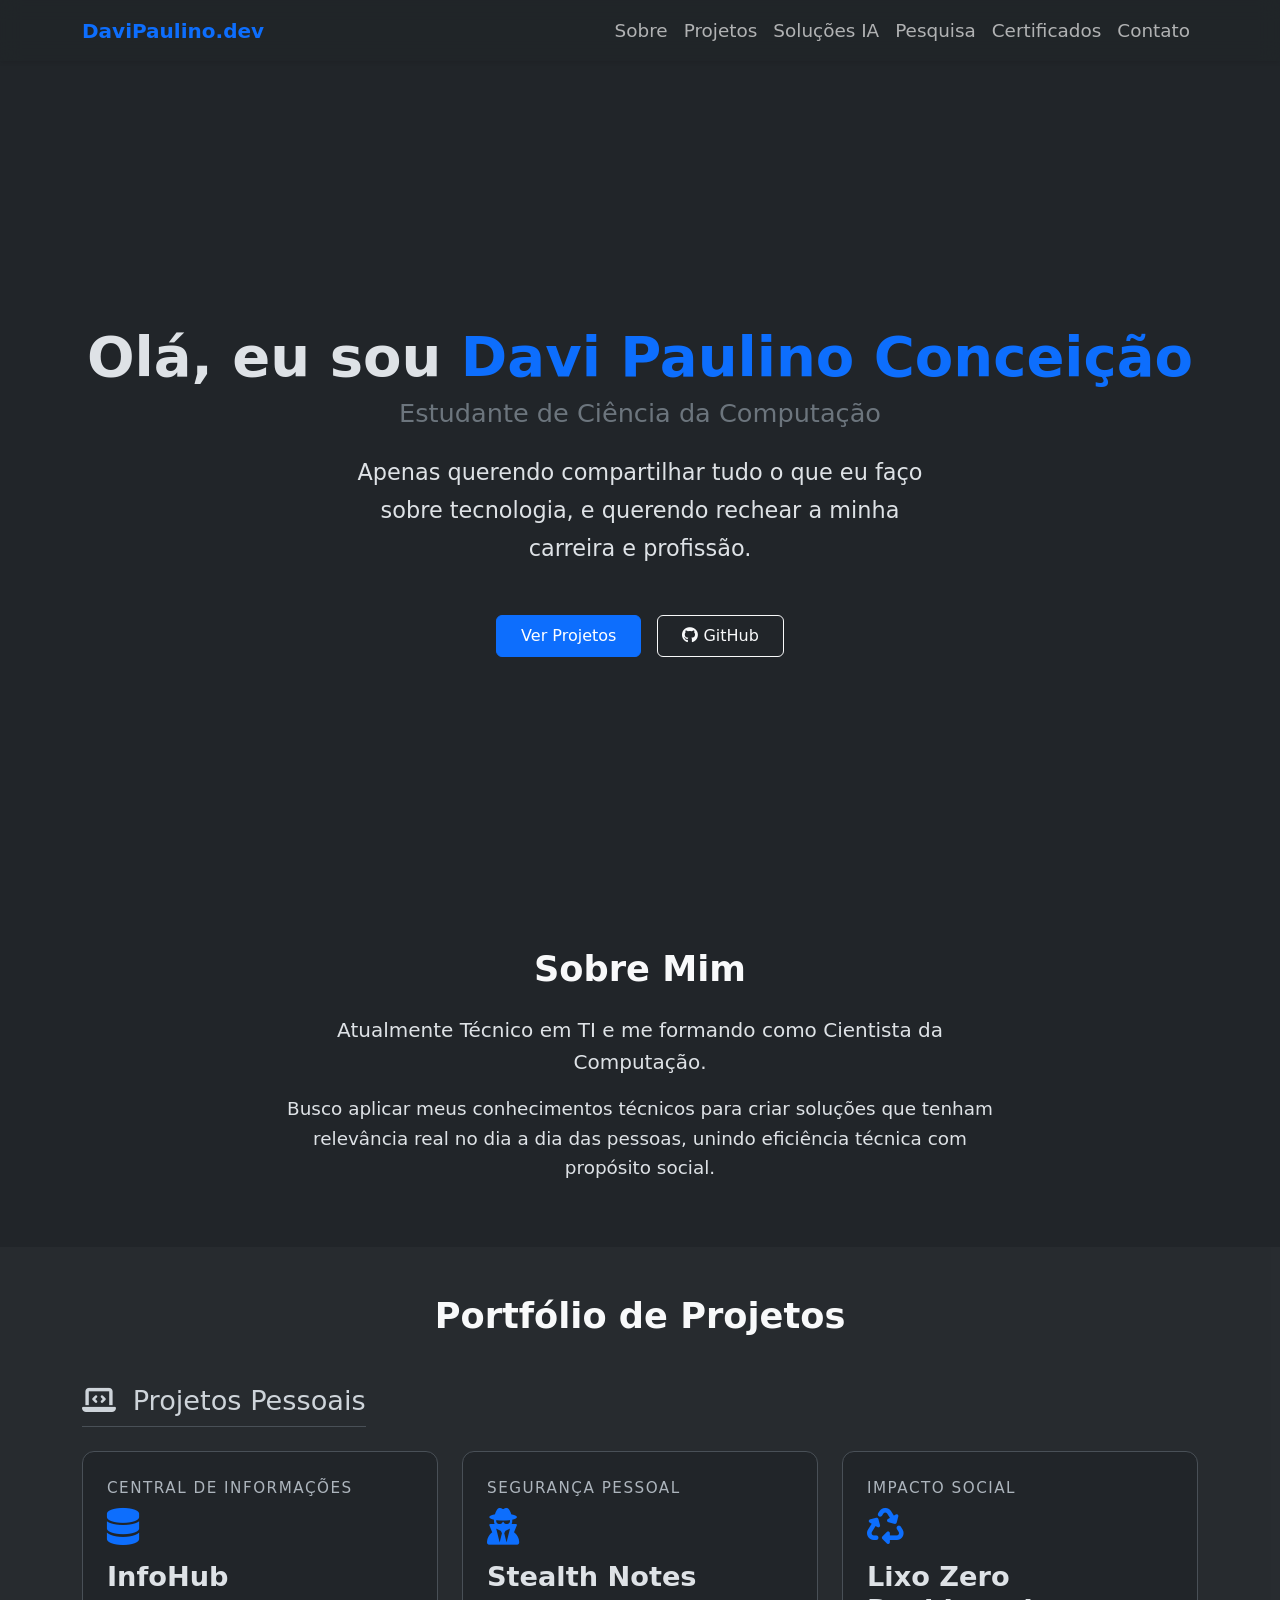
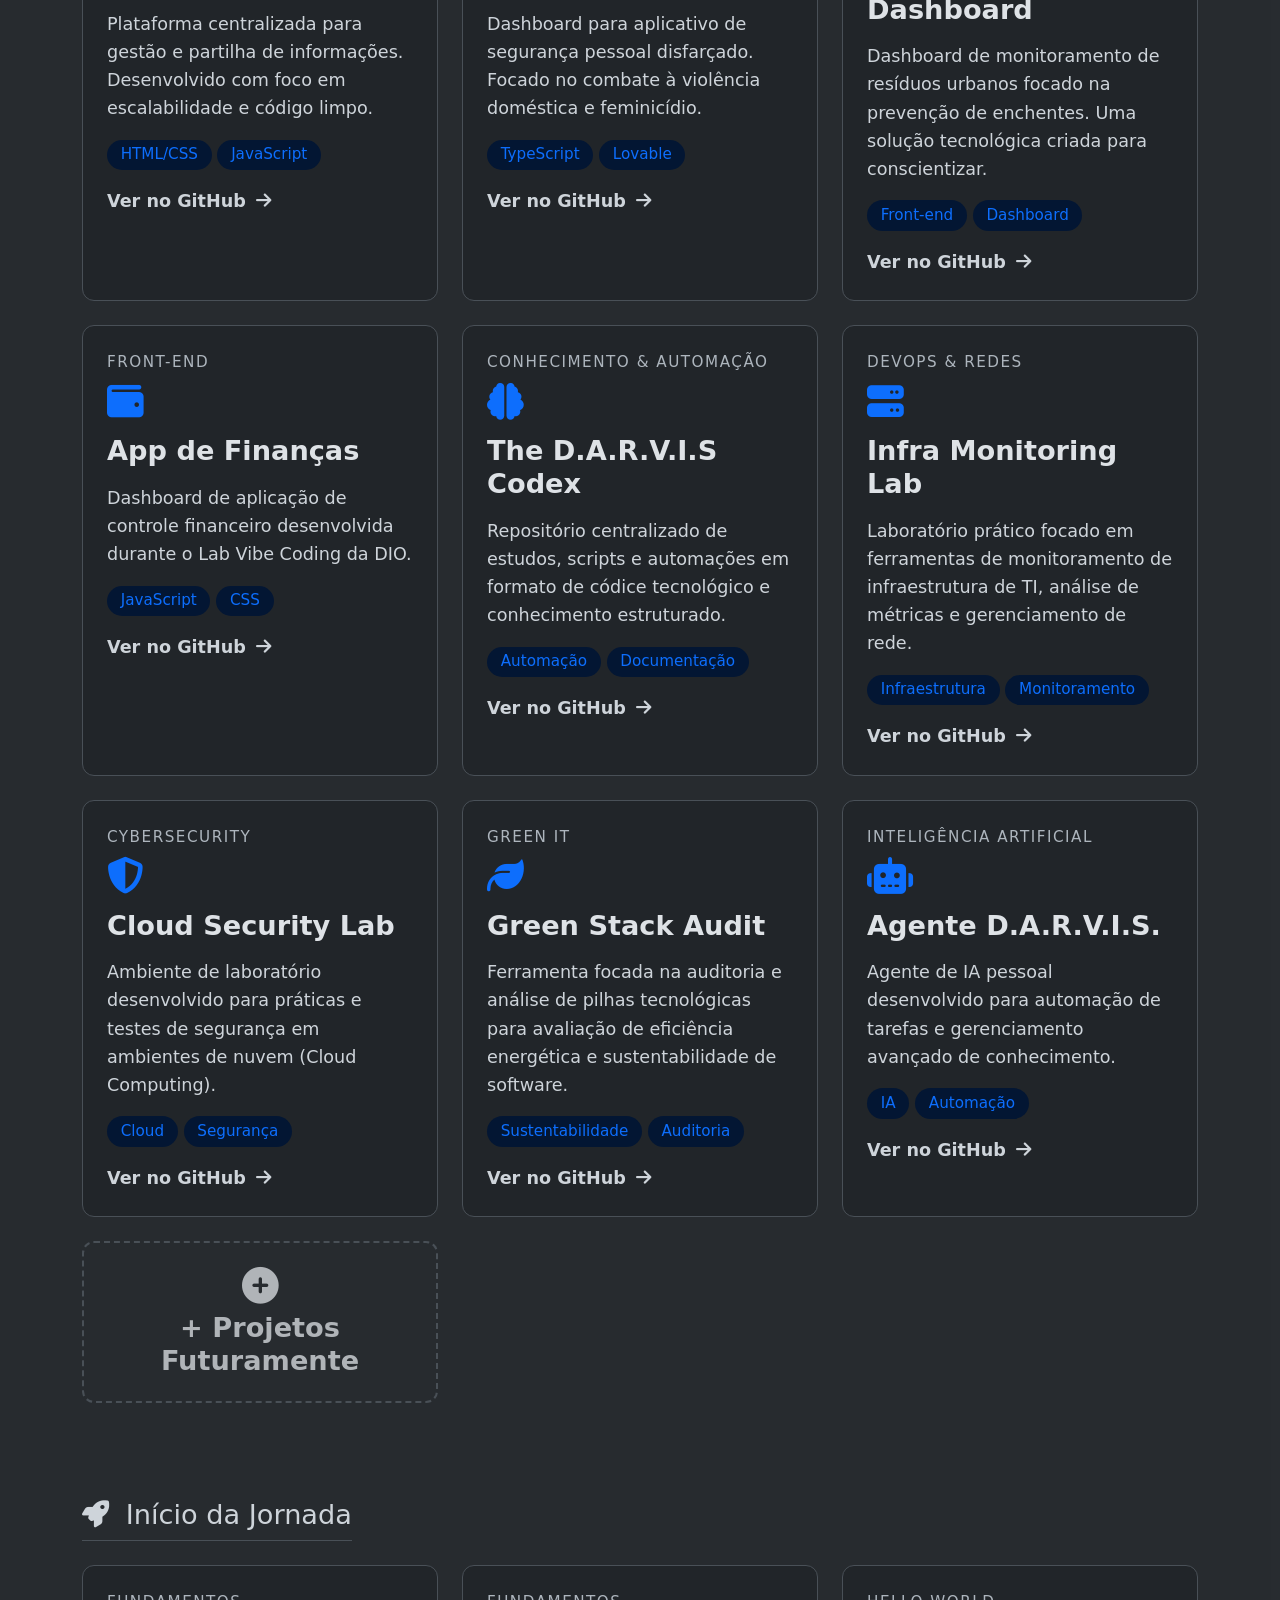
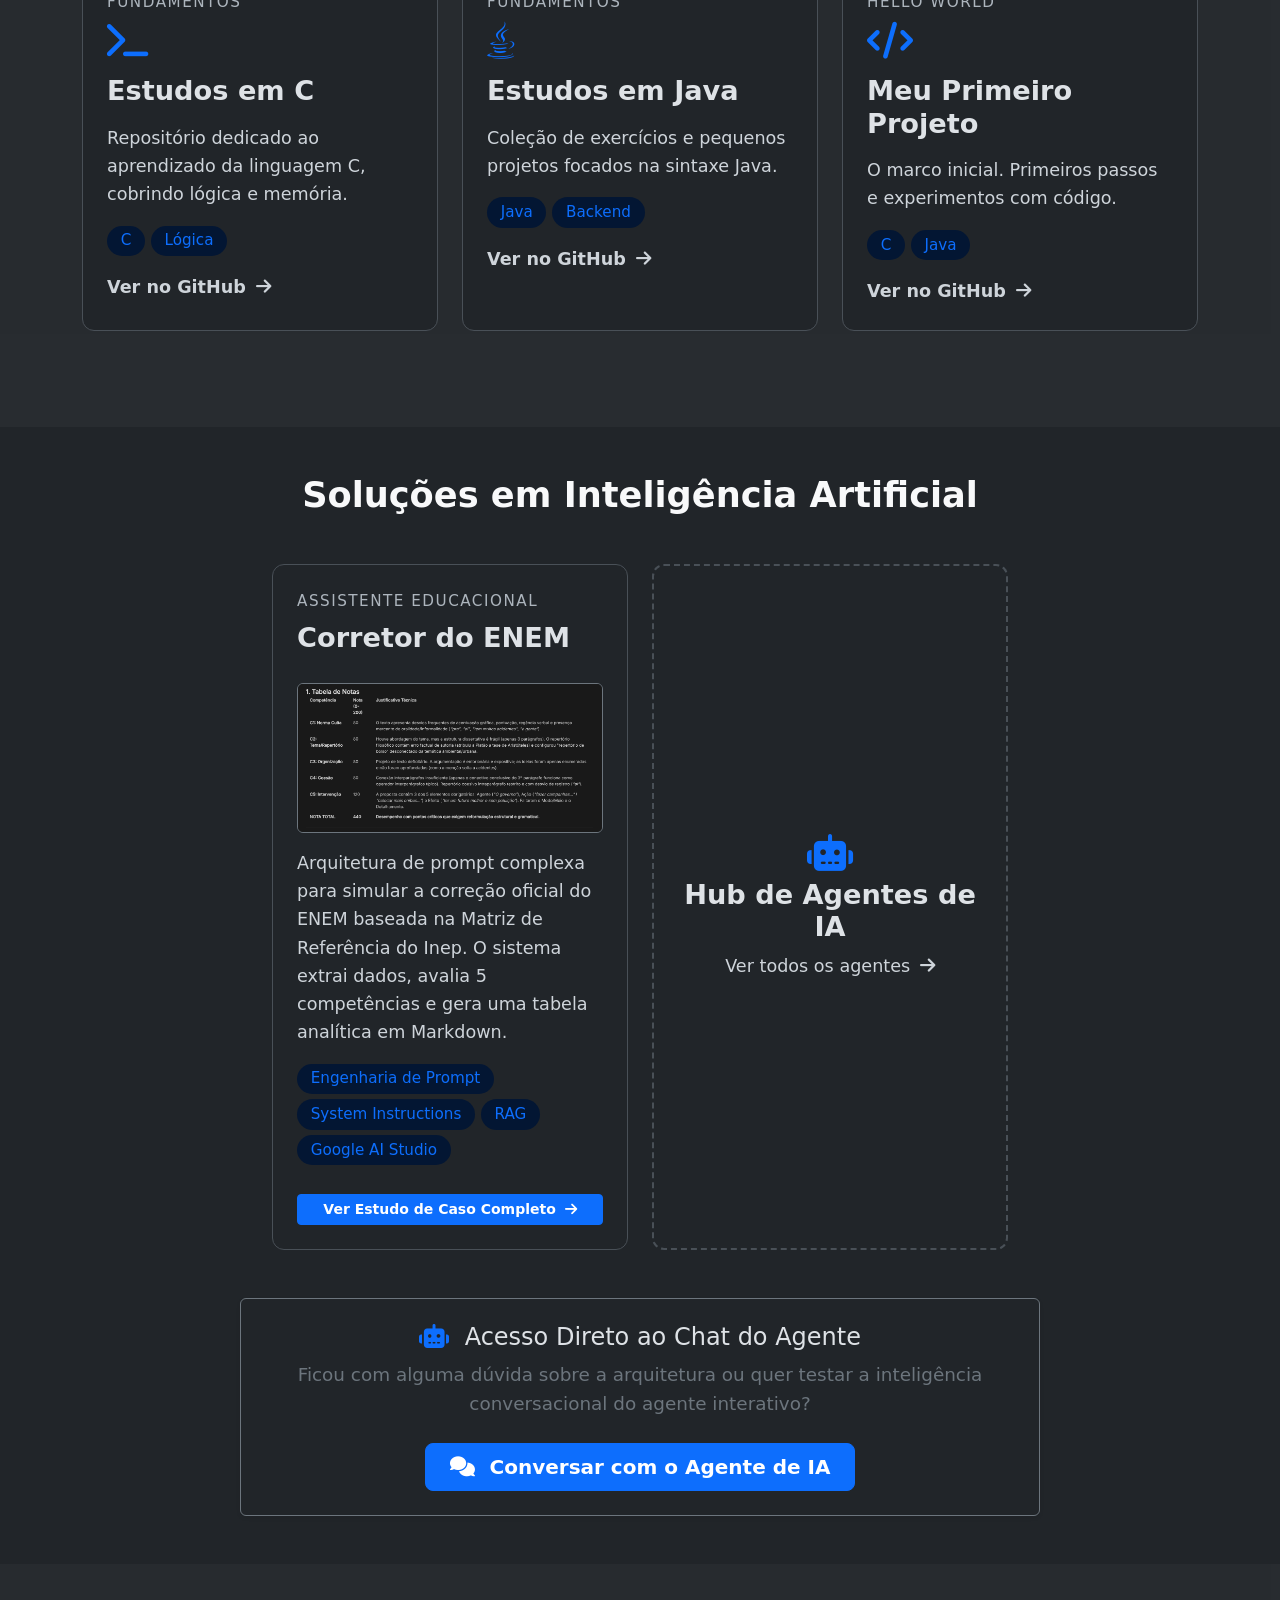
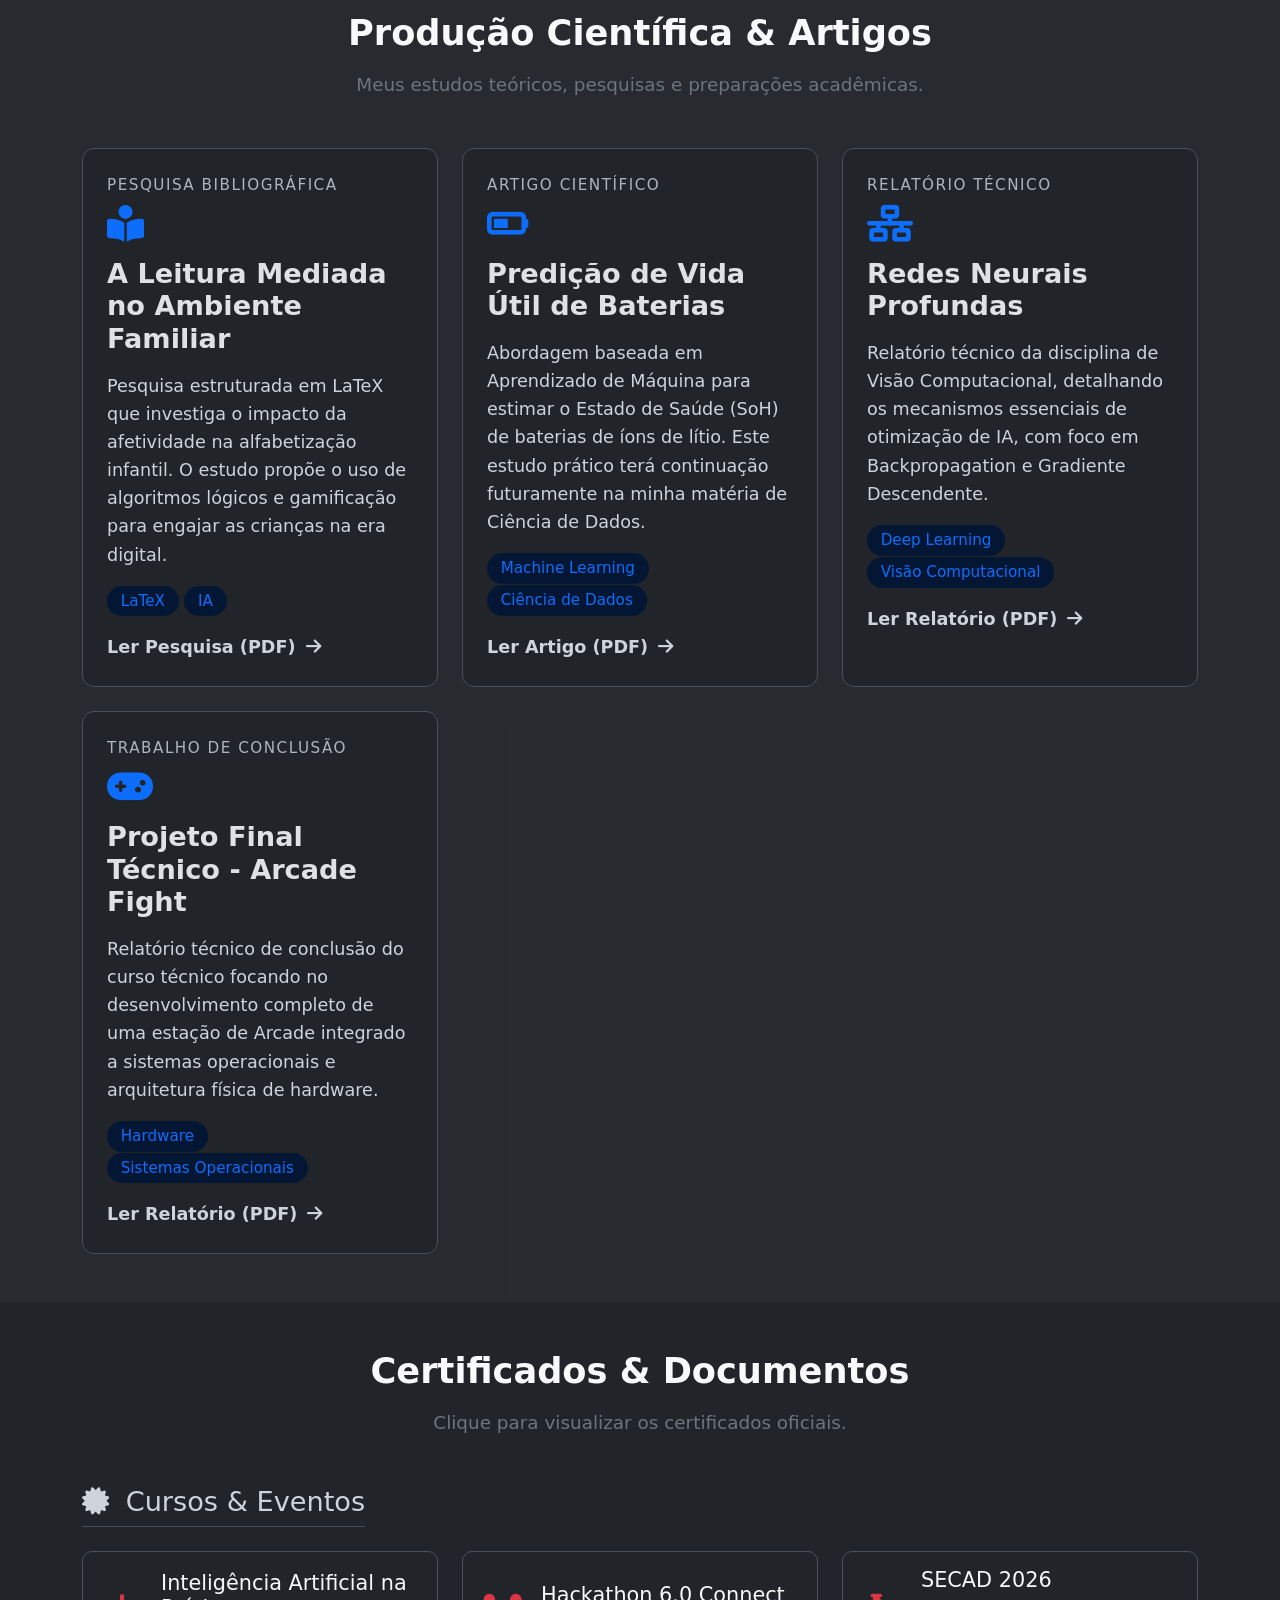
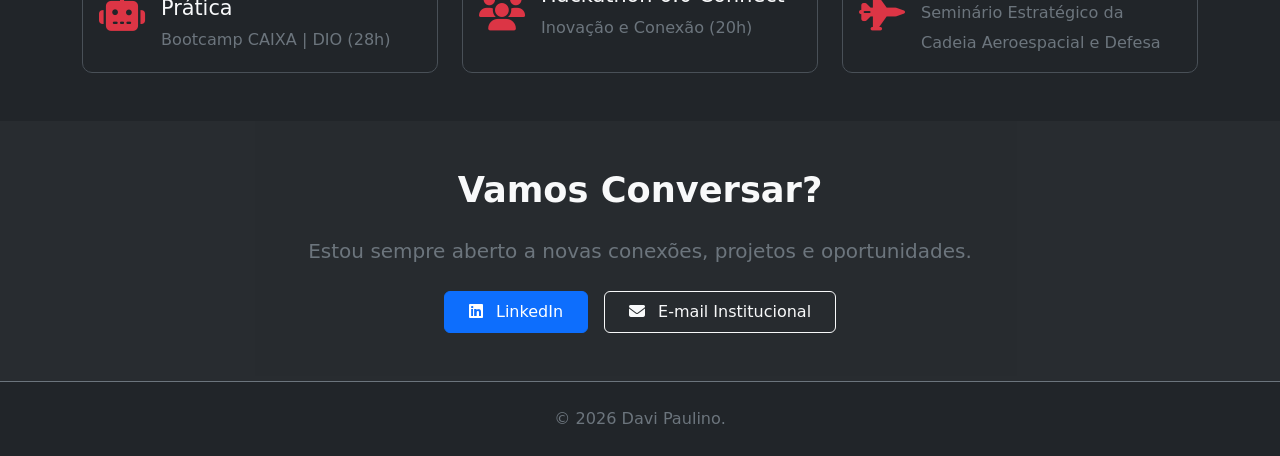
<file: index.html>
<!DOCTYPE html>
<html lang="pt-BR" data-bs-theme="dark">

<head>
    <meta charset="UTF-8">
    <meta name="viewport" content="width=device-width, initial-scale=1.0">
    <title>Davi Paulino | Técnico & Estudante de BCC</title>
    <link href="https://cdn.jsdelivr.net/npm/bootstrap@5.3.3/dist/css/bootstrap.min.css" rel="stylesheet">
    <link rel="stylesheet" href="style.css">
    <link rel="stylesheet" href="https://cdnjs.cloudflare.com/ajax/libs/font-awesome/6.5.1/css/all.min.css">
</head>

<body data-bs-spy="scroll" data-bs-target=".navbar" data-bs-offset="70">
    <nav class="navbar navbar-expand-lg fixed-top custom-navbar shadow-sm">
        <div class="container">
            <a class="navbar-brand logo" href="#">DaviPaulino.dev</a>
            <button class="navbar-toggler" type="button" data-bs-toggle="collapse" data-bs-target="#navbarNav"
                aria-label="Alternar navegação">
                <span class="navbar-toggler-icon"></span>
            </button>
            <div class="collapse navbar-collapse" id="navbarNav">
                <ul class="navbar-nav ms-auto nav-links">
                    <li class="nav-item"><a class="nav-link" href="#sobre">Sobre</a></li>
                    <li class="nav-item"><a class="nav-link" href="#projetos">Projetos</a></li>
                    <li class="nav-item"><a class="nav-link" href="#ia">Soluções IA</a></li>
                    <li class="nav-item"><a class="nav-link" href="#pesquisa">Pesquisa</a></li>
                    <li class="nav-item"><a class="nav-link" href="#certificados">Certificados</a></li>
                    <li class="nav-item"><a class="nav-link" href="#contato">Contato</a></li>
                </ul>
            </div>
        </div>
    </nav>

    <header class="hero d-flex align-items-center justify-content-center text-center fade-in-section">
        <div class="container">
            <h1 class="display-4 fw-bold">Olá, eu sou <span class="highlight">Davi Paulino Conceição</span></h1>
            <h2 class="h4 mb-4 text-secondary">Estudante de Ciência da Computação</h2>
            <p class="lead mb-5 max-w-custom mx-auto">Apenas querendo compartilhar tudo o que eu faço sobre tecnologia,
                e querendo rechear a minha carreira e profissão.</p>
            <div class="d-flex gap-3 justify-content-center flex-wrap">
                <a href="#projetos" class="btn btn-primary px-4 py-2">Ver Projetos</a>
                <a href="https://github.com/DaviP-Conceicao" target="_blank" rel="noopener noreferrer"
                    class="btn btn-outline-light px-4 py-2" aria-label="Acessar meu GitHub">
                    <i class="fab fa-github"></i> GitHub
                </a>
            </div>
        </div>
    </header>

    <section id="sobre" class="section py-5 fade-in-section">
        <div class="container text-center">
            <h2 class="section-title mb-4">Sobre Mim</h2>
            <div class="row justify-content-center">
                <div class="col-lg-8">
                    <p class="lead">Atualmente Técnico <strong>em TI</strong> e me formando como <strong>Cientista da
                            Computação</strong>.</p>
                    <p>Busco aplicar meus conhecimentos técnicos para criar soluções que tenham relevância real no dia a
                        dia das pessoas, unindo eficiência técnica com propósito social.</p>
                </div>
            </div>
        </div>
    </section>

    <section id="projetos" class="section bg-alt py-5 fade-in-section">
        <div class="container">
            <h2 class="section-title text-center mb-5">Portfólio de Projetos</h2>

            <h3 class="category-title mb-4"><i class="fas fa-laptop-code me-2"></i> Projetos Pessoais</h3>
            <div class="row g-4 mb-5">
                <div class="col-md-6 col-lg-4">
                    <div class="project-card h-100 p-4">
                        <div class="card-header border-0 bg-transparent p-0">
                            <span class="project-type d-block mb-2">Central de Informações</span>
                            <i class="fas fa-database fa-2x mb-3 text-primary"></i>
                            <h3>InfoHub</h3>
                        </div>
                        <div class="card-body p-0 mt-3">
                            <p class="small text-secondary">Plataforma centralizada para gestão e partilha de
                                informações. Desenvolvido com foco em escalabilidade e código limpo.</p>
                            <div class="tech-stack mb-3">
                                <span class="badge rounded-pill bg-primary-subtle text-primary">HTML/CSS</span>
                                <span class="badge rounded-pill bg-primary-subtle text-primary">JavaScript</span>
                            </div>
                            <a href="https://github.com/DaviP-Conceicao/InfoHub" target="_blank"
                                rel="noopener noreferrer" class="link small fw-bold">Ver no GitHub <i
                                    class="fas fa-arrow-right ms-1"></i></a>
                        </div>
                    </div>
                </div>
                <div class="col-md-6 col-lg-4">
                    <div class="project-card h-100 p-4">
                        <div class="card-header border-0 bg-transparent p-0">
                            <span class="project-type d-block mb-2">Segurança Pessoal</span>
                            <i class="fas fa-user-secret fa-2x mb-3 text-primary"></i>
                            <h3>Stealth Notes</h3>
                        </div>
                        <div class="card-body p-0 mt-3">
                            <p class="small text-secondary">Dashboard para aplicativo de segurança pessoal disfarçado.
                                Focado no combate à violência doméstica e feminicídio.</p>
                            <div class="tech-stack mb-3">
                                <span class="badge rounded-pill bg-primary-subtle text-primary">TypeScript</span>
                                <span class="badge rounded-pill bg-primary-subtle text-primary">Lovable</span>
                            </div>
                            <a href="#" target="_blank" rel="noopener noreferrer" class="link small fw-bold">Ver no
                                GitHub <i class="fas fa-arrow-right ms-1"></i></a>
                        </div>
                    </div>
                </div>
                <div class="col-md-6 col-lg-4">
                    <div class="project-card h-100 p-4">
                        <div class="card-header border-0 bg-transparent p-0">
                            <span class="project-type d-block mb-2">Impacto Social</span>
                            <i class="fas fa-recycle fa-2x mb-3 text-primary"></i>
                            <h3>Lixo Zero Dashboard</h3>
                        </div>
                        <div class="card-body p-0 mt-3">
                            <p class="small text-secondary">Dashboard de monitoramento de resíduos urbanos focado na
                                prevenção de enchentes. Uma solução tecnológica criada para conscientizar.</p>
                            <div class="tech-stack mb-3">
                                <span class="badge rounded-pill bg-primary-subtle text-primary">Front-end</span>
                                <span class="badge rounded-pill bg-primary-subtle text-primary">Dashboard</span>
                            </div>
                            <a href="https://github.com/DaviP-Conceicao/lixo-zero-dashboard" target="_blank"
                                rel="noopener noreferrer" class="link small fw-bold">Ver no GitHub <i
                                    class="fas fa-arrow-right ms-1"></i></a>
                        </div>
                    </div>
                </div>
                <div class="col-md-6 col-lg-4">
                    <div class="project-card h-100 p-4">
                        <div class="card-header border-0 bg-transparent p-0">
                            <span class="project-type d-block mb-2">Front-end</span>
                            <i class="fas fa-wallet fa-2x mb-3 text-primary"></i>
                            <h3>App de Finanças</h3>
                        </div>
                        <div class="card-body p-0 mt-3">
                            <p class="small text-secondary">Dashboard de aplicação de controle financeiro desenvolvida
                                durante o Lab Vibe Coding da DIO.</p>
                            <div class="tech-stack mb-3">
                                <span class="badge rounded-pill bg-primary-subtle text-primary">JavaScript</span>
                                <span class="badge rounded-pill bg-primary-subtle text-primary">CSS</span>
                            </div>
                            <a href="https://github.com/DaviP-Conceicao/dio-lab-vibe-coding-app-financas"
                                target="_blank" rel="noopener noreferrer" class="link small fw-bold">Ver no GitHub <i
                                    class="fas fa-arrow-right ms-1"></i></a>
                        </div>
                    </div>
                </div>
                <div class="col-md-6 col-lg-4">
                    <div class="project-card h-100 p-4">
                        <div class="card-header border-0 bg-transparent p-0">
                            <span class="project-type d-block mb-2">Conhecimento & Automação</span>
                            <i class="fas fa-brain fa-2x mb-3 text-primary"></i>
                            <h3>The D.A.R.V.I.S Codex</h3>
                        </div>
                        <div class="card-body p-0 mt-3">
                            <p class="small text-secondary">Repositório centralizado de estudos, scripts e automações em
                                formato de códice tecnológico e conhecimento estruturado.</p>
                            <div class="tech-stack mb-3">
                                <span class="badge rounded-pill bg-primary-subtle text-primary">Automação</span>
                                <span class="badge rounded-pill bg-primary-subtle text-primary">Documentação</span>
                            </div>
                            <a href="https://github.com/DaviP-Conceicao/The-D.a.r.v.is-Codex" target="_blank"
                                rel="noopener noreferrer" class="link small fw-bold">Ver no GitHub <i
                                    class="fas fa-arrow-right ms-1"></i></a>
                        </div>
                    </div>
                </div>
                <div class="col-md-6 col-lg-4">
                    <div class="project-card h-100 p-4">
                        <div class="card-header border-0 bg-transparent p-0">
                            <span class="project-type d-block mb-2">DevOps & Redes</span>
                            <i class="fas fa-server fa-2x mb-3 text-primary"></i>
                            <h3>Infra Monitoring Lab</h3>
                        </div>
                        <div class="card-body p-0 mt-3">
                            <p class="small text-secondary">Laboratório prático focado em ferramentas de monitoramento
                                de infraestrutura de TI, análise de métricas e gerenciamento de rede.</p>
                            <div class="tech-stack mb-3">
                                <span class="badge rounded-pill bg-primary-subtle text-primary">Infraestrutura</span>
                                <span class="badge rounded-pill bg-primary-subtle text-primary">Monitoramento</span>
                            </div>
                            <a href="https://github.com/DaviP-Conceicao/Infra-monitoring-lab" target="_blank"
                                rel="noopener noreferrer" class="link small fw-bold">Ver no GitHub <i
                                    class="fas fa-arrow-right ms-1"></i></a>
                        </div>
                    </div>
                </div>
                <div class="col-md-6 col-lg-4">
                    <div class="project-card h-100 p-4">
                        <div class="card-header border-0 bg-transparent p-0">
                            <span class="project-type d-block mb-2">Cybersecurity</span>
                            <i class="fas fa-shield-halved fa-2x mb-3 text-primary"></i>
                            <h3>Cloud Security Lab</h3>
                        </div>
                        <div class="card-body p-0 mt-3">
                            <p class="small text-secondary">Ambiente de laboratório desenvolvido para práticas e testes
                                de segurança em ambientes de nuvem (Cloud Computing).</p>
                            <div class="tech-stack mb-3">
                                <span class="badge rounded-pill bg-primary-subtle text-primary">Cloud</span>
                                <span class="badge rounded-pill bg-primary-subtle text-primary">Segurança</span>
                            </div>
                            <a href="https://github.com/DaviP-Conceicao/Cloud-Security-Lab-" target="_blank"
                                rel="noopener noreferrer" class="link small fw-bold">Ver no GitHub <i
                                    class="fas fa-arrow-right ms-1"></i></a>
                        </div>
                    </div>
                </div>
                <div class="col-md-6 col-lg-4">
                    <div class="project-card h-100 p-4">
                        <div class="card-header border-0 bg-transparent p-0">
                            <span class="project-type d-block mb-2">Green IT</span>
                            <i class="fas fa-leaf fa-2x mb-3 text-primary"></i>
                            <h3>Green Stack Audit</h3>
                        </div>
                        <div class="card-body p-0 mt-3">
                            <p class="small text-secondary">Ferramenta focada na auditoria e análise de pilhas
                                tecnológicas para avaliação de eficiência energética e sustentabilidade de software.</p>
                            <div class="tech-stack mb-3">
                                <span class="badge rounded-pill bg-primary-subtle text-primary">Sustentabilidade</span>
                                <span class="badge rounded-pill bg-primary-subtle text-primary">Auditoria</span>
                            </div>
                            <a href="https://github.com/DaviP-Conceicao/Grenn-Stack-Audit" target="_blank"
                                rel="noopener noreferrer" class="link small fw-bold">Ver no GitHub <i
                                    class="fas fa-arrow-right ms-1"></i></a>
                        </div>
                    </div>
                </div>
                <div class="col-md-6 col-lg-4">
                    <div class="project-card h-100 p-4">
                        <div class="card-header border-0 bg-transparent p-0">
                            <span class="project-type d-block mb-2">Inteligência Artificial</span>
                            <i class="fas fa-robot fa-2x mb-3 text-primary"></i>
                            <h3>Agente D.A.R.V.I.S.</h3>
                        </div>
                        <div class="card-body p-0 mt-3">
                            <p class="small text-secondary">Agente de IA pessoal desenvolvido para automação de tarefas
                                e gerenciamento avançado de conhecimento.</p>
                            <div class="tech-stack mb-3">
                                <span class="badge rounded-pill bg-primary-subtle text-primary">IA</span>
                                <span class="badge rounded-pill bg-primary-subtle text-primary">Automação</span>
                            </div>
                            <a href="https://github.com/DaviP-Conceicao/Agente---D.A.R.V.I.R.S" target="_blank"
                                rel="noopener noreferrer" class="link small fw-bold">Ver no GitHub <i
                                    class="fas fa-arrow-right ms-1"></i></a>
                        </div>
                    </div>
                </div>
                <div class="col-md-6 col-lg-4">
                    <div
                        class="project-card future h-100 p-4 d-flex flex-column align-items-center justify-content-center text-center">
                        <i class="fas fa-plus-circle fa-2x text-muted mb-2"></i>
                        <h3 class="text-muted h5 m-0">+ Projetos Futuramente</h3>
                    </div>
                </div>
            </div>


            <h3 class="category-title mb-4 mt-5"><i class="fas fa-rocket me-2"></i> Início da Jornada</h3>
            <div class="row g-4 mb-5">
                <div class="col-md-6 col-lg-4">
                    <div class="project-card h-100 p-4">
                        <div class="card-header border-0 bg-transparent p-0">
                            <span class="project-type d-block mb-2">Fundamentos</span>
                            <i class="fas fa-terminal fa-2x mb-3 text-primary"></i>
                            <h3>Estudos em C</h3>
                        </div>
                        <div class="card-body p-0 mt-3">
                            <p class="small text-secondary">Repositório dedicado ao aprendizado da linguagem C, cobrindo
                                lógica e memória.</p>
                            <div class="tech-stack mb-3">
                                <span class="badge rounded-pill bg-primary-subtle text-primary">C</span>
                                <span class="badge rounded-pill bg-primary-subtle text-primary">Lógica</span>
                            </div>
                            <a href="https://github.com/DaviP-Conceicao/Linguagem-C" target="_blank"
                                rel="noopener noreferrer" class="link small fw-bold">Ver no GitHub <i
                                    class="fas fa-arrow-right ms-1"></i></a>
                        </div>
                    </div>
                </div>
                <div class="col-md-6 col-lg-4">
                    <div class="project-card h-100 p-4">
                        <div class="card-header border-0 bg-transparent p-0">
                            <span class="project-type d-block mb-2">Fundamentos</span>
                            <i class="fab fa-java fa-2x mb-3 text-primary"></i>
                            <h3>Estudos em Java</h3>
                        </div>
                        <div class="card-body p-0 mt-3">
                            <p class="small text-secondary">Coleção de exercícios e pequenos projetos focados na sintaxe
                                Java.</p>
                            <div class="tech-stack mb-3">
                                <span class="badge rounded-pill bg-primary-subtle text-primary">Java</span>
                                <span class="badge rounded-pill bg-primary-subtle text-primary">Backend</span>
                            </div>
                            <a href="https://github.com/DaviP-Conceicao/Java" target="_blank" rel="noopener noreferrer"
                                class="link small fw-bold">Ver no GitHub <i class="fas fa-arrow-right ms-1"></i></a>
                        </div>
                    </div>
                </div>
                <div class="col-md-6 col-lg-4">
                    <div class="project-card h-100 p-4">
                        <div class="card-header border-0 bg-transparent p-0">
                            <span class="project-type d-block mb-2">Hello World</span>
                            <i class="fas fa-code fa-2x mb-3 text-primary"></i>
                            <h3>Meu Primeiro Projeto</h3>
                        </div>
                        <div class="card-body p-0 mt-3">
                            <p class="small text-secondary">O marco inicial. Primeiros passos e experimentos com código.
                            </p>
                            <div class="tech-stack mb-3">
                                <span class="badge rounded-pill bg-primary-subtle text-primary">C</span>
                                <span class="badge rounded-pill bg-primary-subtle text-primary">Java</span>
                            </div>
                            <a href="https://github.com/DaviP-Conceicao/MEU-PRIMEIRO-PROJECT" target="_blank"
                                rel="noopener noreferrer" class="link small fw-bold">Ver no GitHub <i
                                    class="fas fa-arrow-right ms-1"></i></a>
                        </div>
                    </div>
                </div>
            </div>
        </div>
    </section>

    <section id="ia" class="section py-5 fade-in-section">
        <div class="container">
            <h2 class="section-title text-center mb-5">Soluções em Inteligência Artificial</h2>

            <div class="row g-4 justify-content-center">

                <div class="col-md-6 col-lg-4">
                    <div class="project-card h-100 p-4 d-flex flex-column">
                        <div class="card-header border-0 bg-transparent p-0">
                            <span class="project-type d-block mb-2">Assistente Educacional</span>
                            <h3>Corretor do ENEM</h3>
                        </div>

                        <div class="card-image my-3 text-center">
                            <img src="assets/img/cap03.png" alt="Captura de tela da tabela de notas gerada pela IA"
                                class="img-fluid rounded border border-secondary"
                                style="max-height: 200px; width: 100%; object-fit: cover; background-color: #2b3035;">
                        </div>

                        <div class="card-body p-0 mt-auto">
                            <p class="small text-secondary">Arquitetura de prompt complexa para simular a correção
                                oficial do ENEM baseada na Matriz de Referência do Inep. O sistema extrai dados, avalia
                                5 competências e gera uma tabela analítica em Markdown.</p>

                            <div class="tech-stack mb-4">
                                <span class="badge rounded-pill bg-primary-subtle text-primary mb-1">Engenharia de
                                    Prompt</span>
                                <span class="badge rounded-pill bg-primary-subtle text-primary mb-1">System
                                    Instructions</span>
                                <span class="badge rounded-pill bg-primary-subtle text-primary mb-1">RAG</span>
                                <span class="badge rounded-pill bg-primary-subtle text-primary mb-1">Google AI
                                    Studio</span>
                            </div>

                            <a href="#" id="btnOpenModalEnem" class="btn btn-primary btn-sm w-100 fw-bold">Ver Estudo de
                                Caso Completo <i class="fas fa-arrow-right ms-1"></i></a>
                        </div>
                    </div>
                </div>

                <div class="col-md-6 col-lg-4">
                    <!-- Card-link para o Hub Central de Agentes (agentes.html) -->
                    <a href="agentes.html"
                        class="project-card future h-100 p-4 d-flex flex-column align-items-center justify-content-center text-center text-body text-decoration-none">
                        <i class="fas fa-robot fa-2x text-primary mb-2"></i>
                        <h3 class="h5 m-0">Hub de Agentes de IA</h3>
                        <span class="small mt-2">Ver todos os agentes <i class="fas fa-arrow-right ms-1"></i></span>
                    </a>
                </div>
            </div>


            <div class="mt-5 p-4 rounded bg-dark border border-secondary text-center shadow-sm mx-auto" style="max-width: 800px;">
                <h3 class="h4 mb-2"><i class="fas fa-robot text-primary me-2"></i> Acesso Direto ao Chat do Agente</h3>
                <p class="text-secondary mb-4">Ficou com alguma dúvida sobre a arquitetura ou quer testar a inteligência conversacional do agente interativo?</p>
                <button id="btnOpenAIAgentBottom" class="btn btn-primary btn-lg px-4 py-2 fw-bold">
                    <i class="fas fa-comments me-2"></i> Conversar com o Agente de IA
                </button>
            </div>
        </div>
    </section>

    <section id="pesquisa" class="section bg-alt py-5 fade-in-section">
        <div class="container text-center">
            <h2 class="section-title mb-3">Produção Científica & Artigos</h2>
            <p class="mb-5 text-secondary">Meus estudos teóricos, pesquisas e preparações acadêmicas.</p>

            <div class="row g-4 text-start">
                <div class="col-md-6 col-lg-4">
                    <div class="project-card h-100 p-4">
                        <div class="card-header border-0 bg-transparent p-0">
                            <span class="project-type d-block mb-2">Pesquisa Bibliográfica</span>
                            <i class="fas fa-book-reader fa-2x mb-3 text-primary"></i>
                            <h3>A Leitura Mediada no Ambiente Familiar</h3>
                        </div>
                        <div class="card-body p-0 mt-3">
                            <p class="small text-secondary">Pesquisa estruturada em LaTeX que investiga o impacto da
                                afetividade na alfabetização infantil. O estudo propõe o uso de algoritmos lógicos e
                                gamificação para engajar as crianças na era digital.</p>
                            <div class="tech-stack mb-3">
                                <span class="badge rounded-pill bg-primary-subtle text-primary">LaTeX</span>
                                <span class="badge rounded-pill bg-primary-subtle text-primary">IA</span>
                            </div>
                            <a href="assets/img/pdfs/Pesquisa-bibliografica.pdf" target="_blank"
                                rel="noopener noreferrer" class="link fw-bold small">Ler Pesquisa (PDF) <i
                                    class="fas fa-arrow-right ms-1"></i></a>
                        </div>
                    </div>
                </div>
                <div class="col-md-6 col-lg-4">
                    <div class="project-card h-100 p-4">
                        <div class="card-header border-0 bg-transparent p-0">
                            <span class="project-type d-block mb-2">Artigo Científico</span>
                            <i class="fas fa-battery-half fa-2x mb-3 text-primary"></i>
                            <h3>Predição de Vida Útil de Baterias</h3>
                        </div>
                        <div class="card-body p-0 mt-3">
                            <p class="small text-secondary">Abordagem baseada em Aprendizado de Máquina para estimar o
                                Estado de Saúde (SoH) de baterias de íons de lítio. Este estudo prático terá continuação
                                futuramente na minha matéria de Ciência de Dados.</p>
                            <div class="tech-stack mb-3">
                                <span class="badge rounded-pill bg-primary-subtle text-primary">Machine Learning</span>
                                <span class="badge rounded-pill bg-primary-subtle text-primary">Ciência de Dados</span>
                            </div>
                            <a href="assets/img/pdfs/Artigo-Baterias.pdf" target="_blank" rel="noopener noreferrer"
                                class="link fw-bold small">Ler Artigo (PDF) <i class="fas fa-arrow-right ms-1"></i></a>
                        </div>
                    </div>
                </div>
                <div class="col-md-6 col-lg-4">
                    <div class="project-card h-100 p-4">
                        <div class="card-header border-0 bg-transparent p-0">
                            <span class="project-type d-block mb-2">Relatório Técnico</span>
                            <i class="fas fa-network-wired fa-2x mb-3 text-primary"></i>
                            <h3>Redes Neurais Profundas</h3>
                        </div>
                        <div class="card-body p-0 mt-3">
                            <p class="small text-secondary">Relatório técnico da disciplina de Visão Computacional,
                                detalhando os mecanismos essenciais de otimização de IA, com foco em Backpropagation e
                                Gradiente Descendente.</p>
                            <div class="tech-stack mb-3">
                                <span class="badge rounded-pill bg-primary-subtle text-primary">Deep Learning</span>
                                <span class="badge rounded-pill bg-primary-subtle text-primary">Visão
                                    Computacional</span>
                            </div>
                            <a href="assets/img/pdfs/Relatorio-VISC.pdf" target="_blank" rel="noopener noreferrer"
                                class="link fw-bold small">Ler Relatório (PDF) <i
                                    class="fas fa-arrow-right ms-1"></i></a>
                        </div>
                    </div>
                </div>
                <div class="col-md-6 col-lg-4">
                    <div class="project-card h-100 p-4">
                        <div class="card-header border-0 bg-transparent p-0">
                            <span class="project-type d-block mb-2">Trabalho de Conclusão</span>
                            <i class="fas fa-gamepad fa-2x mb-3 text-primary"></i>
                            <h3>Projeto Final Técnico - Arcade Fight</h3>
                        </div>
                        <div class="card-body p-0 mt-3">
                            <p class="small text-secondary">Relatório técnico de conclusão do curso técnico focando no
                                desenvolvimento completo de uma estação de Arcade integrado a sistemas operacionais e
                                arquitetura física de hardware.</p>
                            <div class="tech-stack mb-3">
                                <span class="badge rounded-pill bg-primary-subtle text-primary">Hardware</span>
                                <span class="badge rounded-pill bg-primary-subtle text-primary">Sistemas
                                    Operacionais</span>
                            </div>
                            <a href="assets/img/pdfs/Relatorio-ProjetoFinal-Tecnico-Arcade.pdf" target="_blank"
                                rel="noopener noreferrer" class="link fw-bold small">Ler Relatório (PDF) <i
                                    class="fas fa-arrow-right ms-1"></i></a>
                        </div>
                    </div>
                </div>
            </div>
        </div>
    </section>

    <section id="certificados" class="section py-5 fade-in-section">
        <div class="container">
            <h2 class="section-title text-center mb-3">Certificados & Documentos</h2>
            <p class="text-center mb-5 text-secondary">Clique para visualizar os certificados oficiais.</p>

            <h3 class="category-title mb-4"><i class="fas fa-certificate me-2"></i> Cursos & Eventos</h3>
            <div class="row g-4 justify-content-center">
                <div class="col-md-6 col-lg-4">
                    <a href="assets/img/pdfs/certificado-caixa-ia.pdf" target="_blank" rel="noopener noreferrer"
                        class="cert-card d-flex align-items-center p-3 text-decoration-none h-100">
                        <i class="fas fa-robot fa-2x text-danger me-3"></i>
                        <div class="cert-info">
                            <h4 class="h6 mb-1">Inteligência Artificial na Prática</h4>
                            <span class="small text-secondary">Bootcamp CAIXA | DIO (28h)</span>
                        </div>
                    </a>
                </div>
                <div class="col-md-6 col-lg-4">
                    <a href="assets/img/pdfs/certificado-hackathon.pdf" target="_blank" rel="noopener noreferrer"
                        class="cert-card d-flex align-items-center p-3 text-decoration-none h-100">
                        <i class="fas fa-users fa-2x text-danger me-3"></i>
                        <div class="cert-info">
                            <h4 class="h6 mb-1">Hackathon 6.0 Connect</h4>
                            <span class="small text-secondary">Inovação e Conexão (20h)</span>
                        </div>
                    </a>
                </div>
                <div class="col-md-6 col-lg-4">
                    <a href="assets/img/pdfs/certificado-secad.pdf" target="_blank" rel="noopener noreferrer"
                        class="cert-card d-flex align-items-center p-3 text-decoration-none h-100">
                        <i class="fas fa-fighter-jet fa-2x text-danger me-3"></i>
                        <div class="cert-info">
                            <h4 class="h6 mb-1">SECAD 2026</h4>
                            <span class="small text-secondary">Seminário Estratégico da Cadeia Aeroespacial e
                                Defesa</span>
                        </div>
                    </a>
                </div>
            </div>
        </div>
    </section>

    <section id="contato" class="section bg-alt py-5 fade-in-section">
        <div class="container text-center">
            <h2 class="section-title mb-4">Vamos Conversar?</h2>
            <p class="lead mb-4 text-secondary">Estou sempre aberto a novas conexões, projetos e oportunidades.</p>
            <div class="d-flex gap-3 justify-content-center flex-wrap">
                <a href="https://www.linkedin.com/in/davi-paulino-concei%C3%A7%C3%A3o-5b97b92ba/" target="_blank"
                    rel="noopener noreferrer" class="btn btn-primary px-4 py-2">
                    <i class="fab fa-linkedin me-2"></i> LinkedIn
                </a>
                <a href="mailto:davi.paulino@aluno.ifsp.edu.br" class="btn btn-outline-light px-4 py-2">
                    <i class="fas fa-envelope me-2"></i> E-mail Institucional
                </a>
            </div>
        </div>
    </section>

    <footer class="py-4 border-top border-secondary text-center">
        <div class="container">
            <p class="small mb-0 text-secondary">&copy; 2026 Davi Paulino.</p>
        </div>
    </footer>


    <div id="modalEnem" class="custom-modal-overlay">
        <div class="custom-modal-content">
            <button class="close-modal" id="btnCloseModalEnem" aria-label="Fechar">&times;</button>

            <h2 class="modal-title">Estudo de Caso: Corretor Automático do ENEM</h2>
            <hr class="modal-divider">

            <div class="modal-block">
                <h3>1. Arquitetura e Guardrails (Travas de Segurança)</h3>
                <p>A IA foi desenvolvida com <em>System Instructions</em> rigorosas para evitar alucinações e garantir o
                    foco na
                    tarefa. Foram implementados guardrails (travas de segurança) que impedem o sistema de iniciar
                    qualquer avaliação
                    até que o usuário forneça os dois dados obrigatórios: o Tema da redação e o Texto na íntegra.</p>
                <img src="assets/img/cap01.png" alt="Print da IA pedindo Tema e Texto"
                    class="img-fluid rounded border border-secondary shadow">
            </div>

            <div class="modal-block">
                <h3>2. Saída Estruturada de Dados</h3>
                <p>Para otimizar a leitura e permitir fácil integração, a saída de dados foi padronizada. A IA avalia as
                    5
                    competências exigidas pelo Inep e retorna o resultado formatado em uma tabela Markdown limpa,
                    contendo a
                    pontuação individual, a justificativa técnica de cada nota e o cálculo da Nota Total.</p>
                <img src="assets/img/cap03.png" alt="Print da Tabela de Notas"
                    class="img-fluid rounded border border-secondary shadow">
            </div>

            <div class="modal-block">
                <h3>3. Feedback Analítico de Alta Precisão</h3>
                <p>Além de atribuir notas, o prompt foi desenhado para atuar como um mentor educacional avançado. Ele
                    rastreia o
                    texto e gera uma análise de erros detalhada, identificando cirurgicamente falhas de gramática
                    (acentuação,
                    pontuação, informalidade) e problemas de estrutura macro (falta de repertório ou coesão).</p>
                <img src="assets/img/cap04.png" alt="Print da Análise de Erros"
                    class="img-fluid rounded border border-secondary shadow">
            </div>
        </div>
    </div>

    <script src="https://cdn.jsdelivr.net/npm/bootstrap@5.3.3/dist/js/bootstrap.bundle.min.js"></script>
    <script src="script.js"></script>
</body>

</html>
</file>
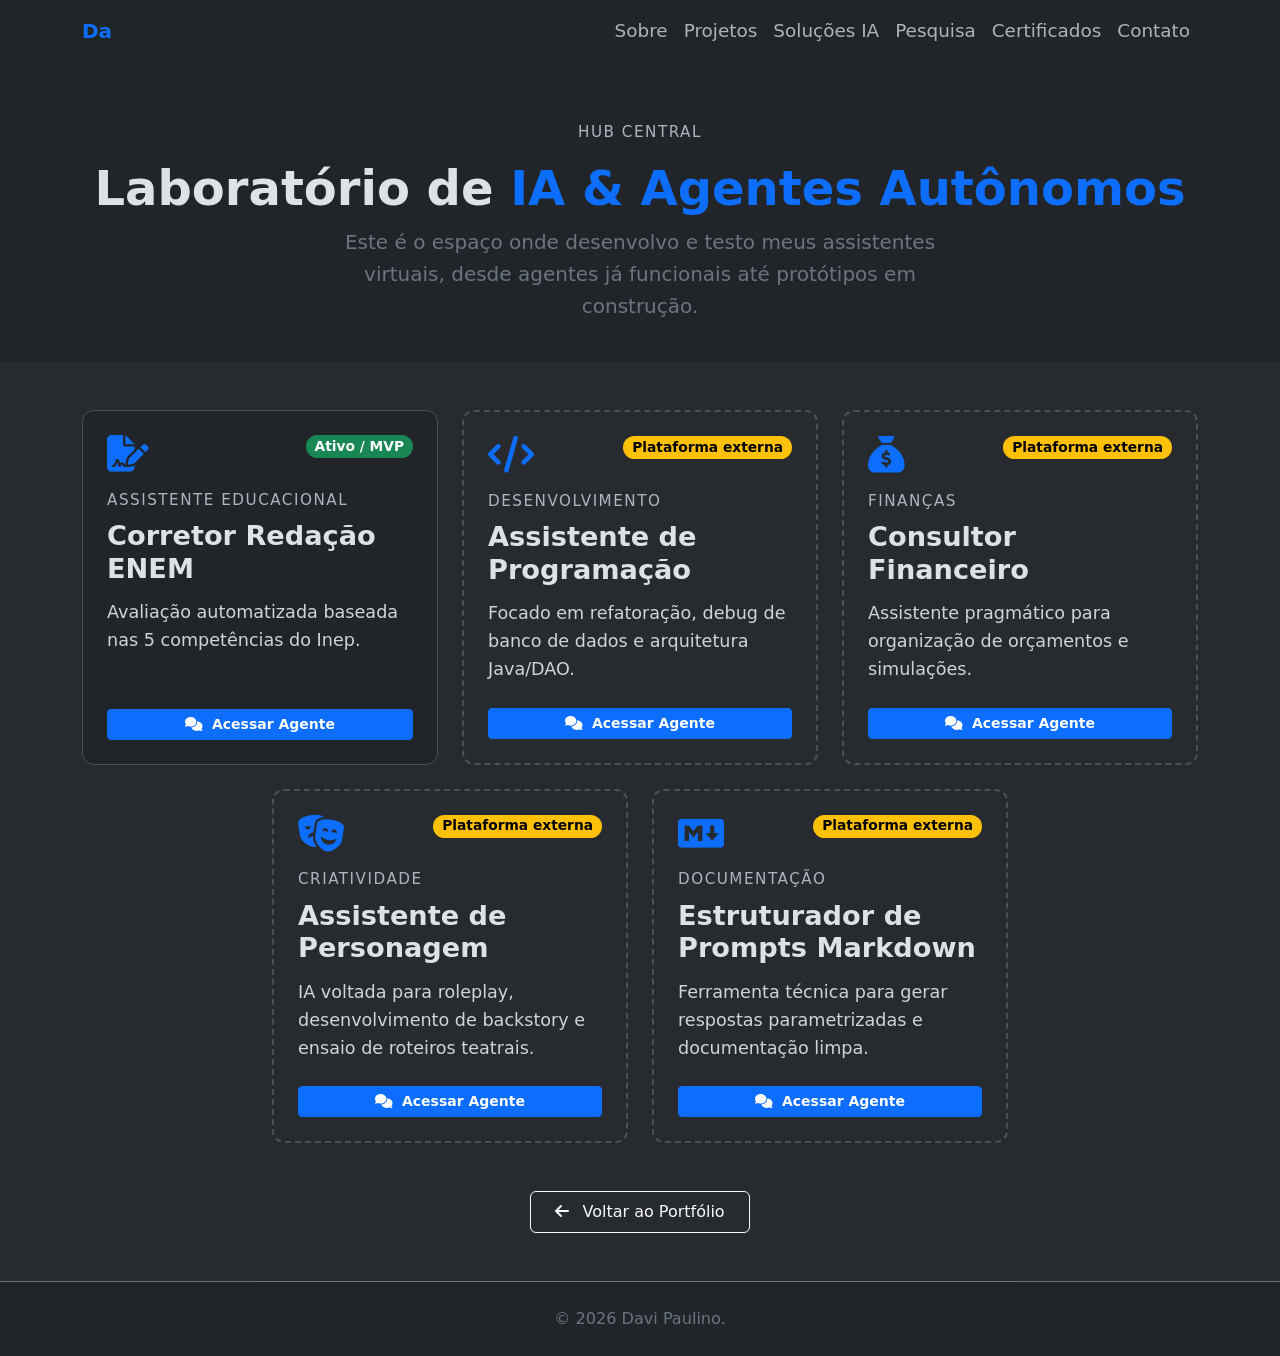
<file: agentes.html>
<!DOCTYPE html>
<html lang="pt-BR" data-bs-theme="dark">

<head>
    <meta charset="UTF-8">
    <meta name="viewport" content="width=device-width, initial-scale=1.0">
    <title>Laboratório de IA & Agentes Autônomos | Davi Paulino</title>

    <link href="https://cdn.jsdelivr.net/npm/bootstrap@5.3.3/dist/css/bootstrap.min.css" rel="stylesheet">
    <link rel="stylesheet" href="style.css">
    <link rel="stylesheet" href="https://cdnjs.cloudflare.com/ajax/libs/font-awesome/6.5.1/css/all.min.css">
</head>

<body>

    <nav class="navbar navbar-expand-lg fixed-top custom-navbar shadow-sm">
        <div class="container">
            <a class="navbar-brand logo" href="index.html">Da</a>
            <button class="navbar-toggler" type="button" data-bs-toggle="collapse" data-bs-target="#navbarNav">
                <span class="navbar-toggler-icon"></span>
            </button>
            <div class="collapse navbar-collapse" id="navbarNav">
                <ul class="navbar-nav ms-auto nav-links">
                    <li class="nav-item"><a class="nav-link" href="index.html#sobre">Sobre</a></li>
                    <li class="nav-item"><a class="nav-link" href="index.html#projetos">Projetos</a></li>
                    <li class="nav-item"><a class="nav-link" href="index.html#ia">Soluções IA</a></li>
                    <li class="nav-item"><a class="nav-link" href="index.html#pesquisa">Pesquisa</a></li>
                    <li class="nav-item"><a class="nav-link" href="index.html#certificados">Certificados</a></li>
                    <li class="nav-item"><a class="nav-link" href="index.html#contato">Contato</a></li>
                </ul>
            </div>
        </div>
    </nav>

    <header class="pt-5 mt-5 pb-4 text-center fade-in-section">
        <div class="container pt-4">
            <span class="project-type d-block mb-3">Hub Central</span>
            <h1 class="display-5 fw-bold">Laboratório de <span class="highlight">IA & Agentes Autônomos</span></h1>
            <p class="lead text-secondary max-w-custom mx-auto">
                Este é o espaço onde desenvolvo e testo meus assistentes virtuais, desde agentes já funcionais
                até protótipos em construção.
            </p>
        </div>
    </header>

    <main>

        <section id="agentes" class="section bg-alt py-5 fade-in-section">
            <div class="container">
                <div class="row g-4 justify-content-center">

                
                    <div class="col-md-6 col-lg-4">
                        <article class="project-card h-100 p-4 d-flex flex-column">
                            <div class="d-flex justify-content-between align-items-start mb-3">
                                <i class="fas fa-file-signature fa-2x text-primary"></i>
                                <span class="badge rounded-pill text-bg-success">Ativo / MVP</span>
                            </div>
                            <span class="project-type d-block mb-2">Assistente Educacional</span>
                            <h3>Corretor Redação ENEM</h3>
                            <p class="small text-secondary mb-4">Avaliação automatizada baseada nas 5 competências do Inep.</p>
                            <button type="button" class="btn btn-primary btn-sm w-100 fw-bold mt-auto btn-voiceflow" data-vf-id="6abd2b1ac2c0d5ecb6cbfbb1">
                                <i class="fas fa-comments me-1"></i> Acessar Agente
                            </button>
                        </article>
                    </div>

                 
                    <div class="col-md-6 col-lg-4">
                        <article class="project-card future h-100 p-4 d-flex flex-column">
                            <div class="d-flex justify-content-between align-items-start mb-3">
                                <i class="fas fa-code fa-2x text-primary"></i>
                                <span class="badge rounded-pill text-bg-warning">Plataforma externa</span>
                            </div>
                            <span class="project-type d-block mb-2">Desenvolvimento</span>
                            <h3>Assistente de Programação</h3>
                            <p class="small text-secondary mb-4">Focado em refatoração, debug de banco de dados e arquitetura Java/DAO.</p>
                            <button type="button" class="btn btn-primary btn-sm w-100 fw-bold mt-auto btn-voiceflow" data-vf-id="6abe4fe3ef751b303c2a118d">
                                <i class="fas fa-comments me-1"></i> Acessar Agente
                            </button>
                        </article>
                    </div>

                    <div class="col-md-6 col-lg-4">
                        <article class="project-card future h-100 p-4 d-flex flex-column">
                            <div class="d-flex justify-content-between align-items-start mb-3">
                                <i class="fas fa-sack-dollar fa-2x text-primary"></i>
                                <span class="badge rounded-pill text-bg-warning">Plataforma externa</span>
                            </div>
                            <span class="project-type d-block mb-2">Finanças</span>
                            <h3>Consultor Financeiro</h3>
                            <p class="small text-secondary mb-4">Assistente pragmático para organização de orçamentos e simulações.</p>
                            <button type="button" class="btn btn-primary btn-sm w-100 fw-bold mt-auto btn-voiceflow" data-vf-id="6abe4fdeef751b303c2a1177">
                                <i class="fas fa-comments me-1"></i> Acessar Agente
                            </button>
                        </article>
                    </div>

                    <div class="col-md-6 col-lg-4">
                        <article class="project-card future h-100 p-4 d-flex flex-column">
                            <div class="d-flex justify-content-between align-items-start mb-3">
                                <i class="fas fa-masks-theater fa-2x text-primary"></i>
                                <span class="badge rounded-pill text-bg-warning">Plataforma externa</span>
                            </div>
                            <span class="project-type d-block mb-2">Criatividade</span>
                            <h3>Assistente de Personagem</h3>
                            <p class="small text-secondary mb-4">IA voltada para roleplay, desenvolvimento de backstory e ensaio de roteiros teatrais.</p>
                            <button type="button" class="btn btn-primary btn-sm w-100 fw-bold mt-auto btn-voiceflow" data-vf-id="6abe4fd6ef751b303c2a1162">
                                <i class="fas fa-comments me-1"></i> Acessar Agente
                            </button>
                        </article>
                    </div>

                    <div class="col-md-6 col-lg-4">
                        <article class="project-card future h-100 p-4 d-flex flex-column">
                            <div class="d-flex justify-content-between align-items-start mb-3">
                                <i class="fab fa-markdown fa-2x text-primary"></i>
                                <span class="badge rounded-pill text-bg-warning">Plataforma externa</span>
                            </div>
                            <span class="project-type d-block mb-2">Documentação</span>
                            <h3>Estruturador de Prompts Markdown</h3>
                            <p class="small text-secondary mb-4">Ferramenta técnica para gerar respostas parametrizadas e documentação limpa.</p>
                            <button type="button" class="btn btn-primary btn-sm w-100 fw-bold mt-auto btn-voiceflow" data-vf-id="6abe4fd0ef751b303c2a1157">
                                <i class="fas fa-comments me-1"></i> Acessar Agente
                            </button>
                        </article>
                    </div>

                </div>

                <div class="text-center mt-5">
                    <a href="index.html#ia" class="btn btn-outline-light px-4 py-2">
                        <i class="fas fa-arrow-left me-2"></i> Voltar ao Portfólio
                    </a>
                </div>
            </div>
        </section>
    </main>

    <footer class="py-4 border-top border-secondary text-center">
        <div class="container">
            <p class="small mb-0 text-secondary">&copy; 2026 Davi Paulino.</p>
        </div>
    </footer>

    <script src="https://cdn.jsdelivr.net/npm/bootstrap@5.3.3/dist/js/bootstrap.bundle.min.js"></script>
    <script src="script.js"></script>
</body>

</html>
</file>
<file: style.css>
:root {
    --primary-color: #0d6efd;
    --bg-alt: rgba(255, 255, 255, 0.03);
    --card-bg: #212529;
    --card-border: #495057;
    --transition: 0.3s ease;
}

html {
    scroll-behavior: smooth;
}

body {
    font-family: system-ui, -apple-system, "Segoe UI", Roboto, "Helvetica Neue", sans-serif;
    font-size: 1.15rem;
    line-height: 1.6;
}

.custom-navbar {
    background-color: rgba(33, 37, 41, 0.95);
    backdrop-filter: blur(10px);
    transition: background-color var(--transition);
}

.logo {
    font-weight: 700;
    color: var(--primary-color) !important;
}

.hero {
    min-height: 100vh;
    padding-top: 80px;
}

.highlight {
    color: var(--primary-color);
}

.max-w-custom {
    max-width: 600px;
}

.hero .h4 {
    font-size: 1.6rem;
}

.hero .lead {
    font-size: 1.4rem;
    line-height: 1.7;
}

.section {
    position: relative;
}

.bg-alt {
    background-color: var(--bg-alt);
}

.section-title {
    font-weight: 700;
    color: #f8f9fa;
    font-size: 2.2rem;
}

.category-title {
    font-size: 1.7rem;
    color: #ced4da;
    border-bottom: 1px solid var(--card-border);
    padding-bottom: 0.5rem;
    display: inline-block;
}

.project-card {
    background-color: var(--card-bg);
    border: 1px solid var(--card-border);
    border-radius: 12px;
    transition: transform var(--transition), box-shadow var(--transition), border-color var(--transition);
}

.project-card:hover {
    transform: translateY(-5px);
    box-shadow: 0 10px 25px rgba(0, 0, 0, 0.4);
    border-color: var(--primary-color);
}

.project-card.future {
    border-style: dashed;
    border-width: 2px;
    background-color: transparent;
}

.project-card.future:hover {
    border-color: var(--card-border);
    transform: none;
    box-shadow: none;
}

.project-card h3 {
    font-size: 1.7rem !important;
    font-weight: 600;
    margin-bottom: 0.8rem;
}

.project-type {
    font-size: 0.95rem;
    text-transform: uppercase;
    letter-spacing: 1.5px;
    color: #adb5bd;
    font-weight: 500;
}

.project-card p.small, .cert-card p.small, .project-card .small {
    font-size: 1.1rem !important;
    line-height: 1.6 !important;
    color: #ced4da !important;
}

/* Garante o rácio e o aspeto da imagem na nova secção IA */
.card-image img {
    object-position: center;
    border-radius: 6px;
    transition: opacity var(--transition);
}

.tech-stack .badge {
    font-size: 0.95rem !important;
    padding: 0.5em 0.9em !important;
    font-weight: 500;
}

.link {
    text-decoration: none;
    color: var(--primary-color);
    font-size: 1.05rem !important;
    transition: opacity var(--transition);
}

.link:hover {
    opacity: 0.8;
}

.cert-card {
    background-color: var(--card-bg);
    border: 1px solid var(--card-border);
    border-radius: 10px;
    transition: transform var(--transition), box-shadow var(--transition), border-color var(--transition);
    color: #f8f9fa;
}

.cert-card:hover {
    transform: translateY(-3px);
    box-shadow: 0 8px 20px rgba(0, 0, 0, 0.4);
    border-color: #dc3545;
    color: #f8f9fa;
}

.cert-info h4 {
    color: #f8f9fa;
    font-size: 1.3rem;
}

.fade-in-section {
    opacity: 0;
    transform: translateY(30px);
    transition: opacity 0.8s ease-out, transform 0.8s ease-out;
    will-change: opacity, transform;
}

.fade-in-section.is-visible {
    opacity: 1;
    transform: none;
}

.custom-modal-overlay {
    position: fixed;
    top: 0;
    left: 0;
    width: 100%;
    height: 100%;
    background-color: rgba(0, 0, 0, 0.85); 
    backdrop-filter: blur(6px);
    z-index: 9999;
    display: flex;
    justify-content: center;
    align-items: center;
    opacity: 0;
    visibility: hidden;
    transition: opacity 0.3s ease, visibility 0.3s ease;
}

.custom-modal-overlay.active {
    opacity: 1;
    visibility: visible;
}

.custom-modal-content {
    background-color: var(--card-bg); 
    border: 1px solid var(--card-border);
    border-radius: 12px;
    width: 92%;
    max-width: 900px;
    max-height: 90vh; 
    overflow-y: auto;
    padding: 2.5rem;
    position: relative;
    transform: translateY(-30px);
    transition: transform 0.3s ease;
    box-shadow: 0 20px 40px rgba(0,0,0,0.6);
}

.custom-modal-overlay.active .custom-modal-content {
    transform: translateY(0);
}

.close-modal {
    position: absolute;
    top: 20px;
    right: 25px;
    background: transparent;
    border: none;
    color: #adb5bd;
    font-size: 2.5rem;
    line-height: 1;
    cursor: pointer;
    transition: color var(--transition);
}

.close-modal:hover {
    color: #dc3545; 
}

.modal-title {
    color: #f8f9fa;
    font-weight: 700;
    font-size: 1.8rem;
    margin-bottom: 1rem;
    padding-right: 40px; 
}

.modal-divider {
    border-color: var(--card-border);
    margin-bottom: 2.5rem;
}

.modal-block {
    margin-bottom: 3.5rem;
}

.modal-block h3 {
    color: var(--primary-color);
    font-size: 1.35rem;
    font-weight: 600;
    margin-bottom: 1rem;
}

.modal-block p {
    color: #ced4da;
    font-size: 1.1rem;
    line-height: 1.7;
    margin-bottom: 1.5rem;
}

.modal-block img {
    background-color: #1a1d20;
    padding: 5px;
    border-radius: 8px;
}

.modal-cta .btn-success {
    background-color: #198754;
    border: none;
    transition: transform 0.2s ease, filter 0.2s ease;
}

.modal-cta .btn-success:hover {
    transform: scale(1.03);
    filter: brightness(1.1);
}


.custom-modal-content::-webkit-scrollbar {
    width: 10px;
}
.custom-modal-content::-webkit-scrollbar-track {
    background: #1a1d20;
    border-radius: 0 12px 12px 0;
}
.custom-modal-content::-webkit-scrollbar-thumb {
    background: #495057;
    border-radius: 10px;
    border: 2px solid #1a1d20;
}
.custom-modal-content::-webkit-scrollbar-thumb:hover {
    background: var(--primary-color);
}

@media (max-width: 768px) {
    .custom-modal-content {
        padding: 1.5rem;
        width: 95%;
    }
    .modal-title {
        font-size: 1.4rem;
    }
    .modal-cta .btn-success {
        font-size: 1rem;
        padding: 10px 15px;
        white-space: normal;
    }
}


.vfrc-launcher,
div[class*="vfrc-launcher"] {
    display: none !important;
}

a.project-card.future:hover {
    border-color: var(--primary-color);
    transform: translateY(-5px);
    box-shadow: 0 10px 25px rgba(0, 0, 0, 0.4);
}
</file>
